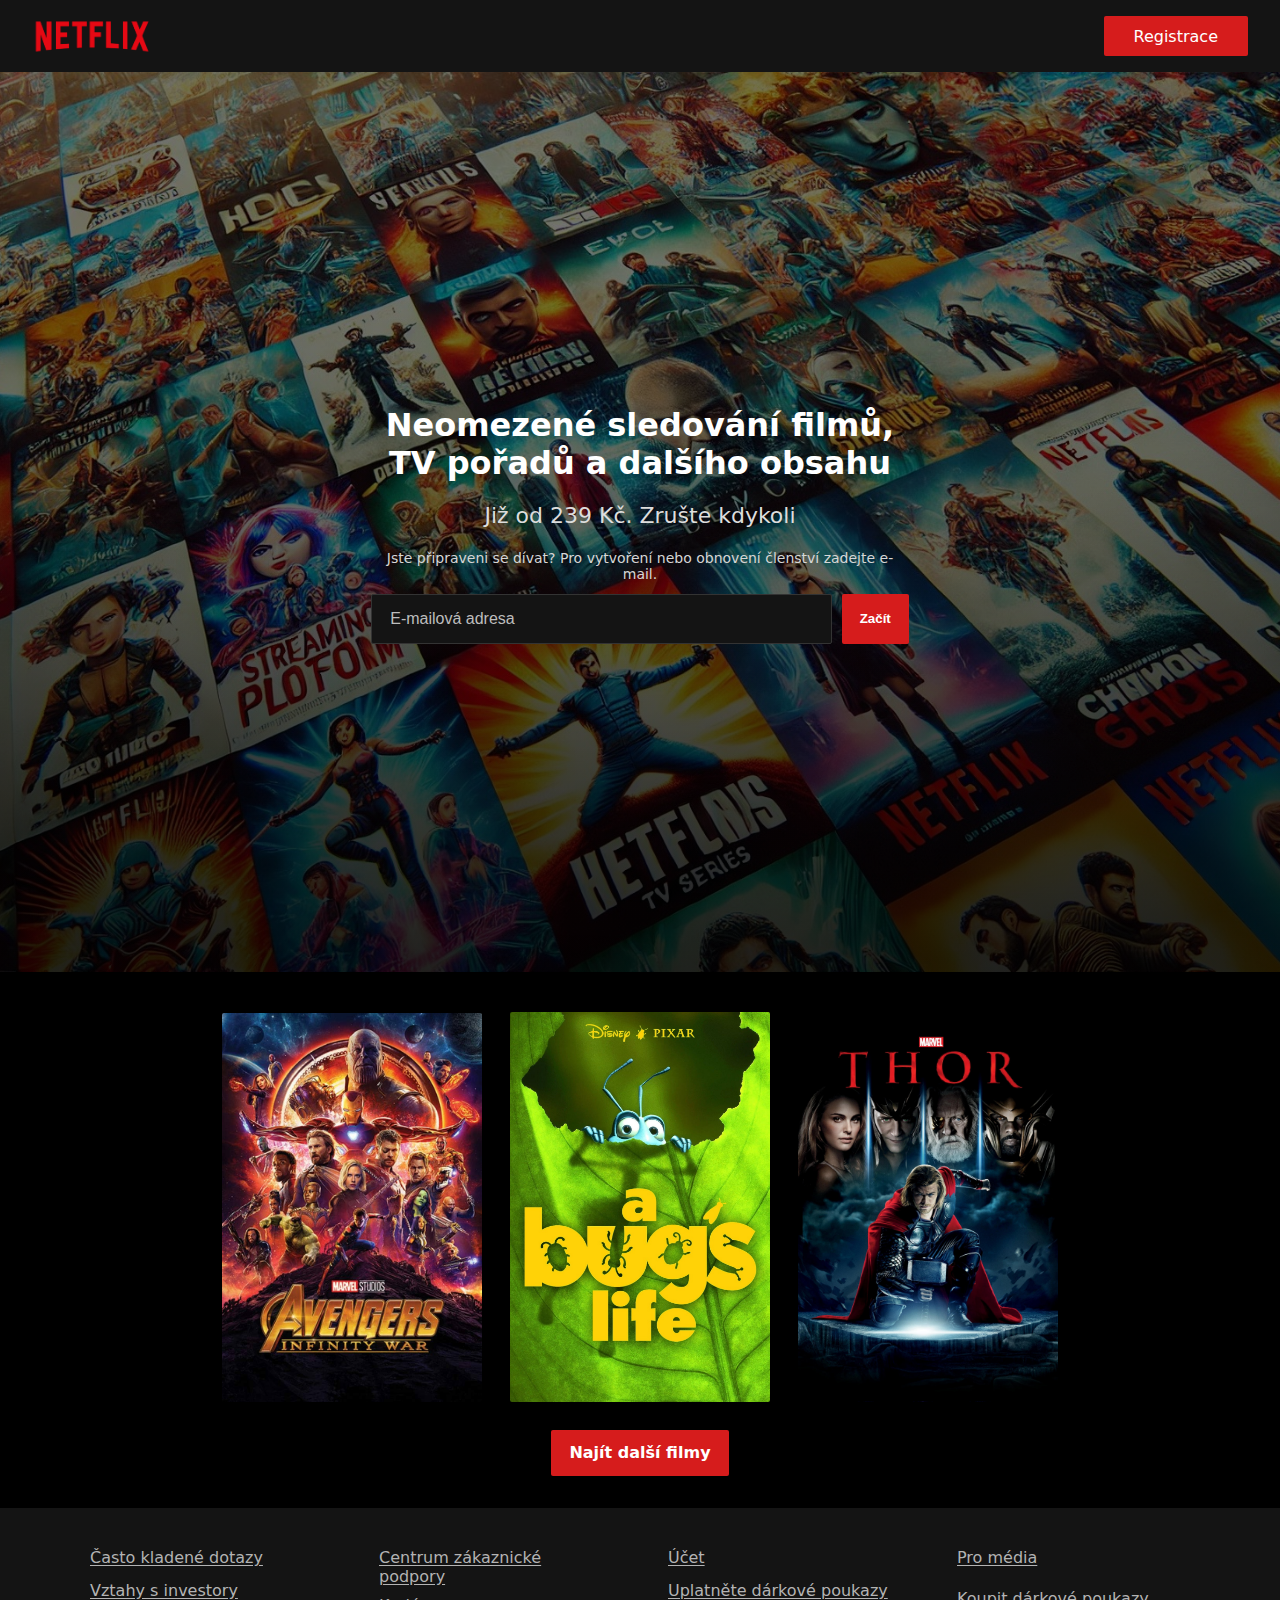
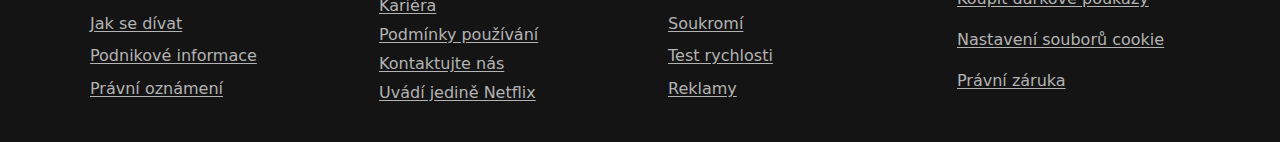
<file: index.html>
<!DOCTYPE html>
<html lang="en">
<head>
    <meta charset="UTF-8">
    <meta name="viewport" content="width=device-width, initial-scale=1.0">
    <link rel="stylesheet" href="style.css">
    <title>Document</title>
</head>
<body>

<!-- Navigační panel -->
 <nav>
    <a href="index.html">
    <img src="Images/netflix-logo.png" alt="Netflix" class="logo">
  </a>
  <a class="register-btn" href="register.html">Registrace</a>
</nav>

<!-- Hero sekce -->
    <main class="hero">
        <div class="hero_label">
        <h1> Neomezené sledování filmů, TV pořadů a dalšího obsahu</h1>
        <h2> Již od 239 Kč. Zrušte kdykoli</h2>

        <p class="hero_hint">
        Jste připraveni se dívat? Pro vytvoření nebo obnovení členství zadejte e-mail.
        </p>

        <form class="hero_form" action="#">
            <input type="email" placeholder="E-mailová adresa" required> 
            <input type="submit" class="btn btn_red" value="Začít">
        </form>
        </div>
    </main>
    
<!-- Back to top -->
    <a href="#top" class="backtotop" id="backToTop" aria-label="Zpět nahoru">
        <img src="Images/circle-up-regular-full.svg" alt="" />
    </a>

<!-- Přehled filmů -->
    <section class="overview">
    <div class="overview_inner">
        <ul class="overview_row">
            <li><img src="Images/avengers.jpg" alt="Avengers: Infinity War"></li>
            <li><img src="Images/bugs-life.jpeg" alt="A Bug’s Life"></li>
            <li><img src="Images/thor.jpeg" alt="Thor"></li>
        </ul>

        <a href="movies.html" class="btn btn_red overview_cta">Najít další filmy</a>
    </div>
    </section>

<!-- Patička -->
    <footer class="footer">
  <div class="footer_inner">
    <ul>
      <li><a href="#">Často kladené dotazy</a></li>
      <li><a href="#">Vztahy s investory</a></li>
      <li><a href="#">Jak se dívat</a></li>
      <li><a href="#">Podnikové informace</a></li>
      <li><a href="#">Právní oznámení</a></li>
    </ul>
    <ul>
      <li><a href="#">Centrum zákaznické podpory</a></li>
      <li><a href="#">Kariéra</a></li>
      <li><a href="#">Podmínky používání</a></li>
      <li><a href="#">Kontaktujte nás</a></li>
      <li><a href="#">Uvádí jedině Netflix</a></li>
    </ul>
    <ul>
      <li><a href="#">Účet</a></li>
      <li><a href="#">Uplatněte dárkové poukazy</a></li>
      <li><a href="#">Soukromí</a></li>
      <li><a href="#">Test rychlosti</a></li>
      <li><a href="#">Reklamy</a></li>
    </ul>
    <ul>
      <li><a href="#">Pro média</a></li>
      <li><a href="#">Koupit dárkové poukazy</a></li>
      <li><a href="#">Nastavení souborů cookie</a></li>
      <li><a href="#">Právní záruka</a></li>
    </ul>
  </div>
</footer>


    <script src="script.js" defer></script>
</body>
</html>
</file>
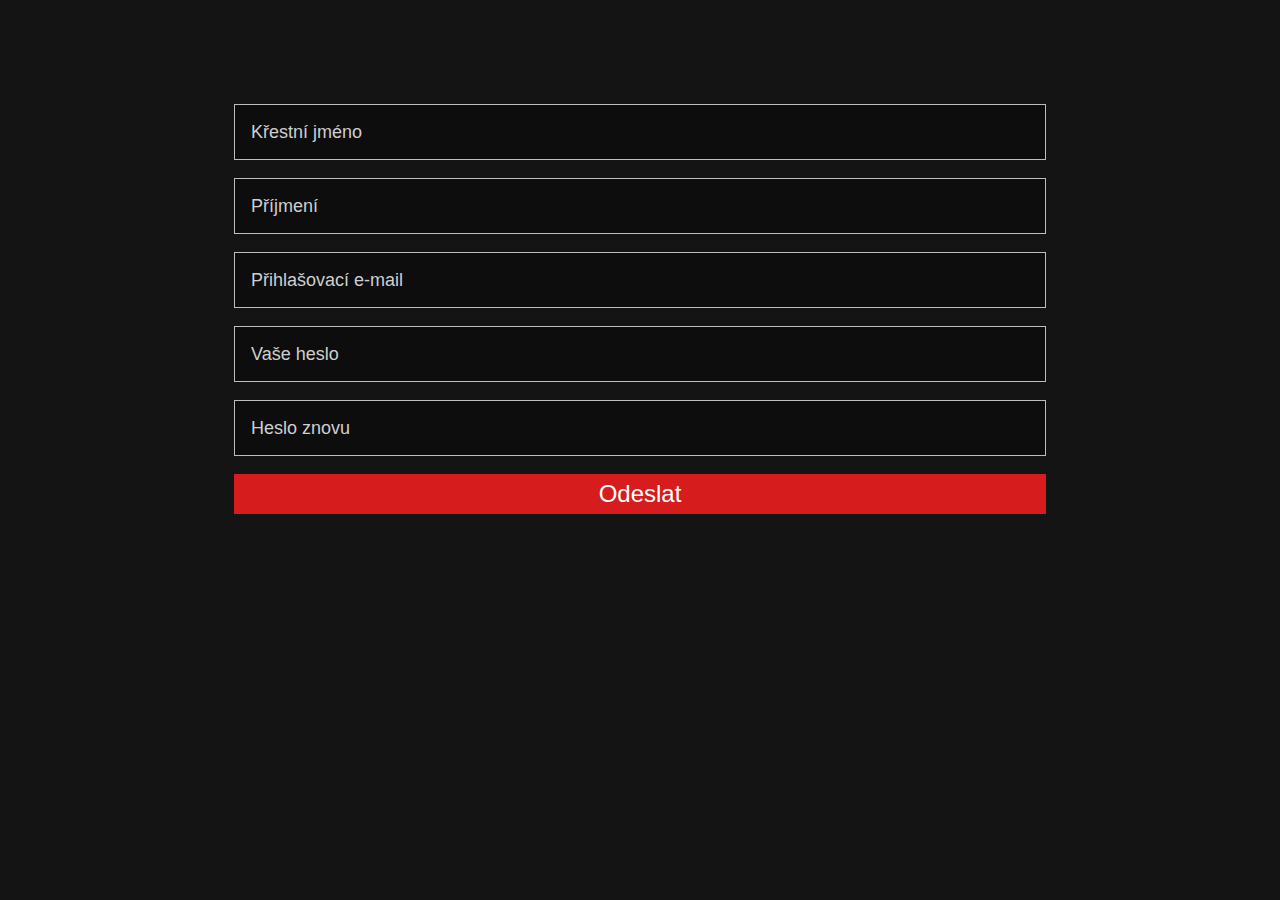
<file: register.html>
<!DOCTYPE html>
<html lang="en">
<head>
    <meta charset="UTF-8">
    <meta name="viewport" content="width=device-width, initial-scale=1.0">
    <link rel="stylesheet" href="style.css">
    <title>Document</title>
</head>
<body>
    <form class="reg_form">
        <input type="text" placeholder="Křestní jméno">
        <input type="text" placeholder="Příjmení">
        <input type="text" placeholder="Přihlašovací e-mail">
        <input id="pwd1" type="password" placeholder="Vaše heslo" required>
        <input id="pwd2" type="password" placeholder="Heslo znovu" required>
        <input type="submit" value="Odeslat">
    </form>

    <script src="register.js" defer></script>
</body>
</html>
</file>
<file: style.css>
:root{
    --the-red:rgb(214, 28, 28);
    --the-black:  #141414;
    --overlay: rgba(0,0,0,.55);
    --text: #fff;
    --btn-size: 56px;               
    --btn-offset: 28px;  
}

* { 
    box-sizing: border-box; 
}

body { 
    margin: 0; 
    background:var(--the-black);
    color: #fff; 
    font-family: system-ui, sans-serif; }

img { max-width:100%; height:auto; display:block; }



            /* INDEX.HTML */
/* _____________________________________ */
/* NAVIGATION */
nav {
  display: flex;
  justify-content: space-between; 
  align-items: center;
  background-color: var(--the-black);
  padding: 16px 32px;
}
.logo {
  width: 120px;   
  height: auto;
}
.register-btn {
  background-color: var(--the-red);
  color: white;
  padding: 20px 30px;
  text-decoration: none;
  border-radius: 2px;
  font-weight: 500;
  transition: background-color 0.3s ease;
  display: inline-flex;
  align-items: center;
  justify-content: center;
  height: 36px;
  text-decoration: none;
}
.register-btn:hover {
  background-color: #b61b1b; 
}

/* HERO SEKCE */
.hero{
  position: relative;
  min-height: 100vh;                
  display: grid;
  place-items: center;
  padding: 80px 24px 96px;         
  color: var(--text);
  isolation: isolate;             

  
  background:
    linear-gradient(rgba(0,0,0,.55), rgba(0,0,0,.55)),
    url("Images/background.jpg") center/cover no-repeat;
}
.hero::after{
  content:"";
  position:absolute; inset:0;
  pointer-events:none;
  background:
    radial-gradient(120% 90% at 50% 10%, rgba(0,0,0,0) 50%, rgba(0,0,0,.55) 100%),
    linear-gradient(to bottom, rgba(0,0,0,0) 20%, rgba(0,0,0,.35) 100%);
  z-index:-1;                    
}
.hero_label{
 max-width: 42vw;
  text-align: center;
  margin-inline: auto;
}
.hero h2{
 font-size: clamp(18px, 2.4vw, 22px);
  font-weight: 500;
  color: #ddd;
  margin: 0 0 22px;
}
.hero_hint{
  margin: 0 0 12px;
  font-size: 14px;
  color: #d6d6d6;
}
/* Formulář v hero */
.hero_form{
   display: grid;
  grid-template-columns: minmax(260px, 480px) auto;  
  gap: 10px;
  justify-content: center;
  
  margin: 0 auto;
}

.hero_form input[type="email"]{
    width: 100%;
  max-width: 480px;
  padding: 14px 18px;

  background-color: var(--the-black);           
  color: #ffffff;                      
  border: 1px solid #333;              
  border-radius: 2px;
  outline: none;

  font-size: 16px;
  line-height: 1.2;
}
.hero_form input::placeholder{ 
    color:#bbb; 
    
}
.hero_form input::placeholder{ 
    color:#bdbdbd; 
    
}
.hero_form input:focus{
  border-color: #a8a8a8;
  
  box-shadow: 0 0 0 2px rgba(255,255,255,.12);
}

/* Tlačítko */
.btn{
display:inline-flex; align-items:center; justify-content:center;
  padding: 0 18px;                        
  border-radius:2px; 
  border:0; cursor:pointer;
  font-weight:700; text-decoration:none;
  line-height: 46px;    
  
}
.btn_red{
 background: var(--the-red); 
 color:#fff;
transition: background .2s ease;
}
.btn_red:hover{ 
    background: #b61b1b; 
}

/* Mobil */
@media (max-width: 640px){
  .hero{ min-height: 60vh; padding: 64px 16px 72px; }
  .hero_form{ grid-template-columns: 1fr; }
  .btn{ line-height: 48px; }
}


/* UP BTN */
.backtotop{
  position: fixed;
  right: var(--btn-offset);
  bottom: var(--btn-offset);
  width: var(--btn-size);
  height: var(--btn-size);
  border-radius: 50%;
  background: rgba(0,0,0,.8);                   
  border: 3px solid var(--the-red);            
  display: grid;
  place-items: center;
  z-index: 999;
  opacity: 0;
  pointer-events: none;
  transform: translateY(10px);
  transition: opacity .25s ease, transform .25s ease;
}
.backtotop img{
  width: 60%;         
  height: auto;
  display: block;
  filter: drop-shadow(0 1px 1px rgba(0,0,0,.4));
}
.backtotop.is-visible{
  opacity: 1;
  pointer-events: auto;
  transform: translateY(0);
}
.backtotop:hover,
.backtotop:focus-visible{
  background: rgba(0,0,0,.9);
  box-shadow: 0 6px 18px rgba(0,0,0,.35);
}

@media (max-width: 640px){
  :root{ --btn-size: 48px; --btn-offset: 20px; }
}

/* MOVIES OVERVIEW */
.overview{
  background:#000;
  padding: 40px 0 32px;
}
.overview_inner{
  max-width: 1100px;
  margin: 0 auto;
  text-align: center;
  padding: 0 24px;
}
.overview_row{
  list-style:none;
  margin:0 0 18px;
  padding:0;
  display:flex;
  justify-content:center;
  align-items:flex-end;
  gap: 28px;
}
.overview_row img{
  width: 260px;             
  max-width: 32vw;
  height:auto;
  border-radius: 2px;
  box-shadow: 0 10px 24px rgba(0,0,0,.45);
  display:block;
  transition: transform 0.3s ease, box-shadow 0.3s ease;
}

.overview_cta{ 
    margin-top: 10px; 
}

.overview_row img:hover {
  transform: scale(1.08);
  box-shadow: 0 16px 32px rgba(0, 0, 0, 0.6); 
  z-index: 2; 
}

/* FOOTER */
.footer{
  background: var(--the-black);              
  color: #b3b3b3;                  
  padding: 40px 24px;              
}

.footer_inner{
  max-width: 1100px;               
  margin: 0 auto;
  display: grid;
  grid-template-columns: repeat(4, 1fr);
  gap: 28px 56px;                  
}

.footer ul{
  list-style: none;
  margin: 0;
  padding: 0;
  display: grid;
  gap: 10px;                      
}

.footer a{
  color: #b3b3b3;                  
  text-decoration: underline;    
  text-underline-offset: 2px;
}

.footer a:hover,
.footer a:focus{
  color: #e6e6e6;                 
  outline: none;
}

/* Tablet, mobil */
@media (max-width: 900px){
  .footer_inner{ 
    grid-template-columns: repeat(2, 1fr); 
}
}
@media (max-width: 520px){
  .footer_inner{ 
    grid-template-columns: 1fr;
}
}

             /* MOOVIES.HTML */
/* _____________________________________ */

.visually-hidden{
  position:absolute; 
  width:1px; 
  height:1px;
    overflow:hidden;
  clip:rect(0 0 0 0);
   white-space:nowrap;
clip-path: inset(50%);
  border:0; 
  padding:0; 
  margin:-1px;
}

.movies{ 
    background:#000; 
    color:#fff;
    padding:24px 0 64px; 
}
.movies_inner{ 
    max-width:1200px; 
    margin:0 auto; 
    padding:0 24px; 
    text-align:center;
 }

.movies_home{ 
    display:inline-block; 
    margin:8px auto 14px; 
}

.movies_filter{ 
    display:block; 
    margin: 0 auto 22px;
 }
.movies_filter select{
  min-width: 190px;
  padding: 8px 12px;
  background:#111; 
  color:#fff;
  border:1px solid #b33;  
  border-radius:4px; 
  outline:none;
   appearance:none;
}

.movies_status{ margin: 8px 0 8px; color:#bbb; min-height: 1.2em; }

.movies_grid {
  list-style: none;
  margin: 12px 0 0;
  padding: 0;
  display: flex;
  flex-wrap: wrap;
  gap: 24px;
  justify-content: center;
  align-items: flex-start;
}

.movies_grid li{ 
    flex: 0 1 220px;
 }
.movies_grid img{
  width: 220px;
  height: auto;
  display: block;
  border-radius: 4px;
  box-shadow: 0 10px 24px rgba(0,0,0,.45);
  transform: rotate(6deg);               
  transition: transform .3s ease, box-shadow .3s ease;
  cursor: pointer;
}
.movies_grid img:hover{
  transform: rotate(0deg) scale(1.07);   
  box-shadow: 0 16px 32px rgba(0,0,0,.6);
  z-index: 2;
}

@media (max-width: 640px){
  .movies_grid li{ 
    flex-basis: 45%;
 }
  .movies_grid img{ 
    
    width:100%; 
}
}

            /* REGISTER.HTML */
/* _____________________________________ */
.reg_form {
  width: min(860px, 92vw);
  margin: 80px auto;
  display: flex;
  flex-direction: column;
  gap: 18px;
  background:var(--the-black);
  padding: 24px;
}

.reg_form input[type="text"],
.reg_form input[type="password"] {
  width: 100%;
  height: 56px;
  background: rgba(0, 0, 0, 0.35);
  color: #fff;
  border: 1px solid #bdbdbd;
  outline: none;
  padding: 0 16px;
  font-size: 18px;
}

.reg_form input::placeholder {
  color: #cfcfcf;
}

.reg_form input:focus {
  border-color: #fff;
  box-shadow: 0 0 0 2px rgba(255, 255, 255, 0.12);
}

.reg_form input[type="submit"] {
  background: #d61c1c;
  color: #fff;
  border: none;
  height: 40px;
  font-size: 24px;
  cursor: pointer;
  transition: background 0.2s;
}

.reg_form input[type="submit"]:hover {
  background: #b61b1b;
}

.reg_form input.is-ok {
  border-color: #1db954; 
  box-shadow: 0 0 0 2px rgba(29,185,84,.25);
}
.reg_form input.is-error {
  border-color: #d93025; 
  box-shadow: 0 0 0 2px rgba(217,48,37,.25);
}
</file>
